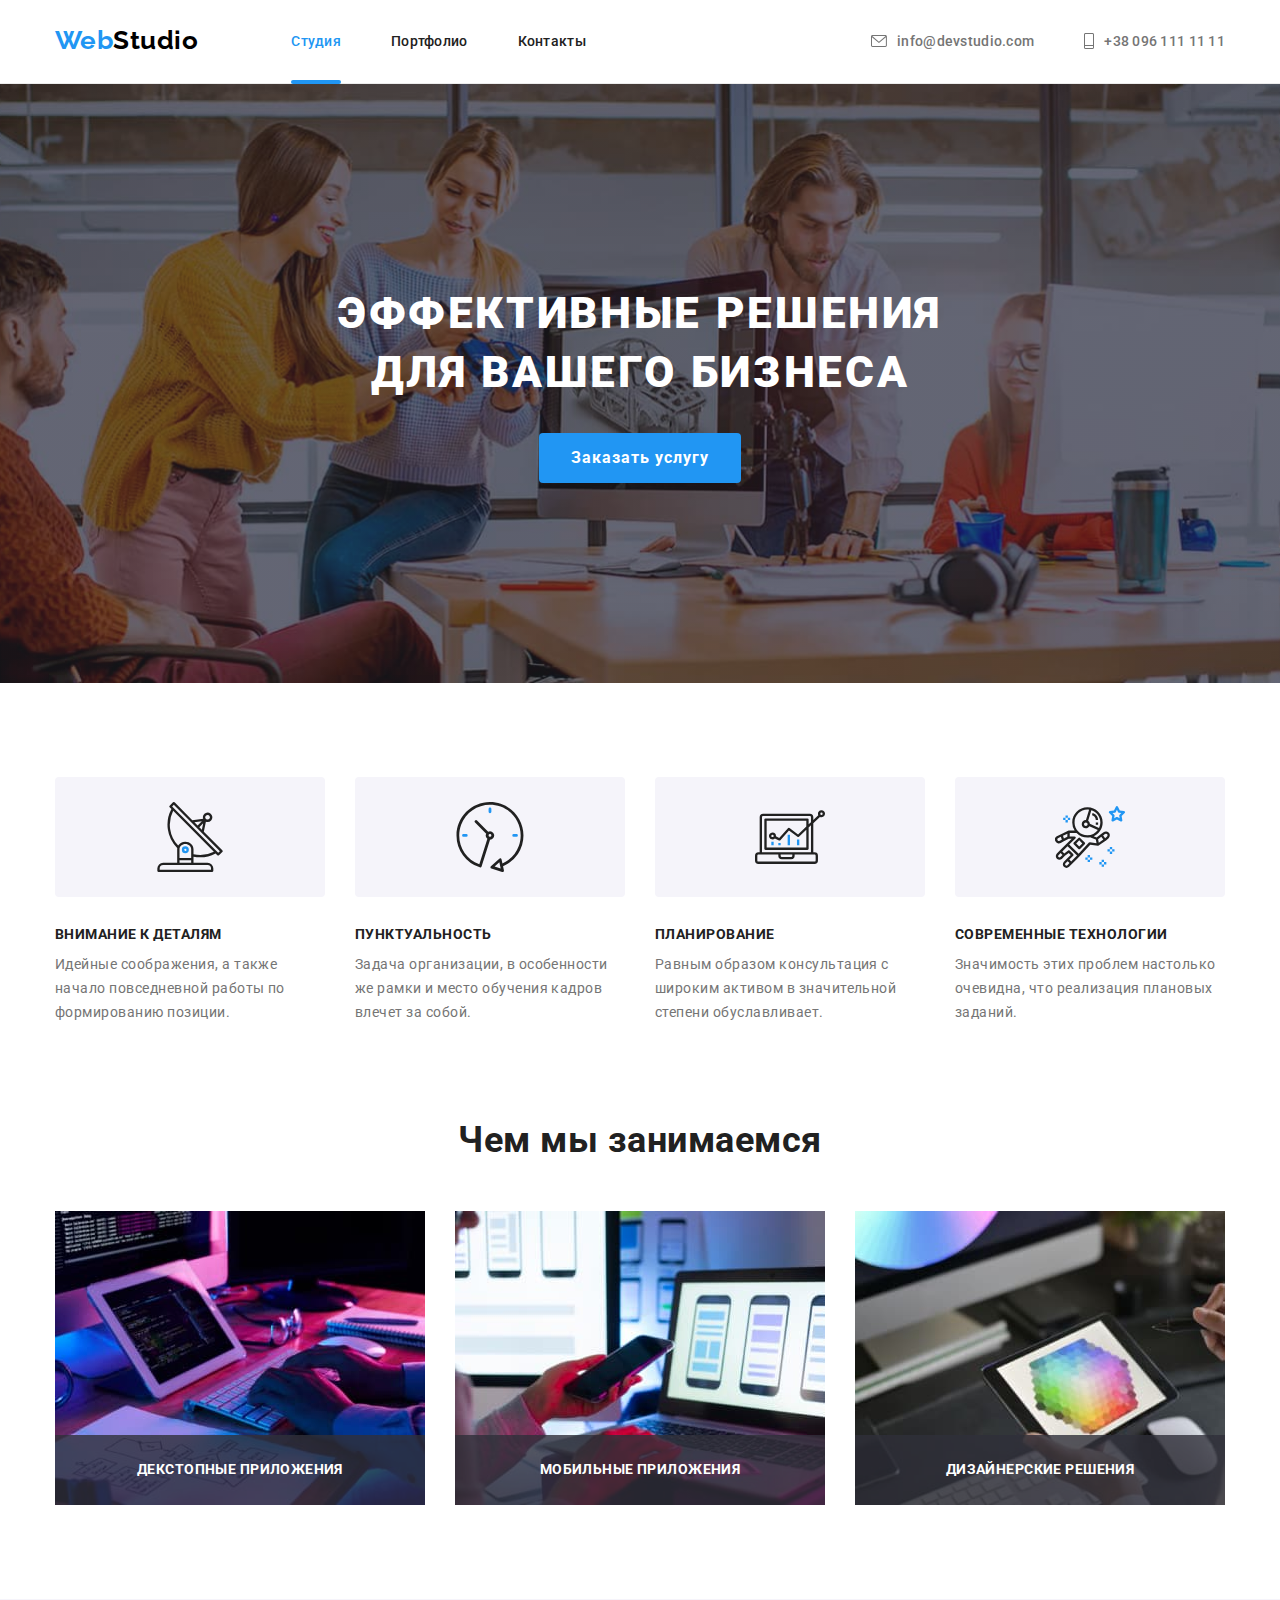
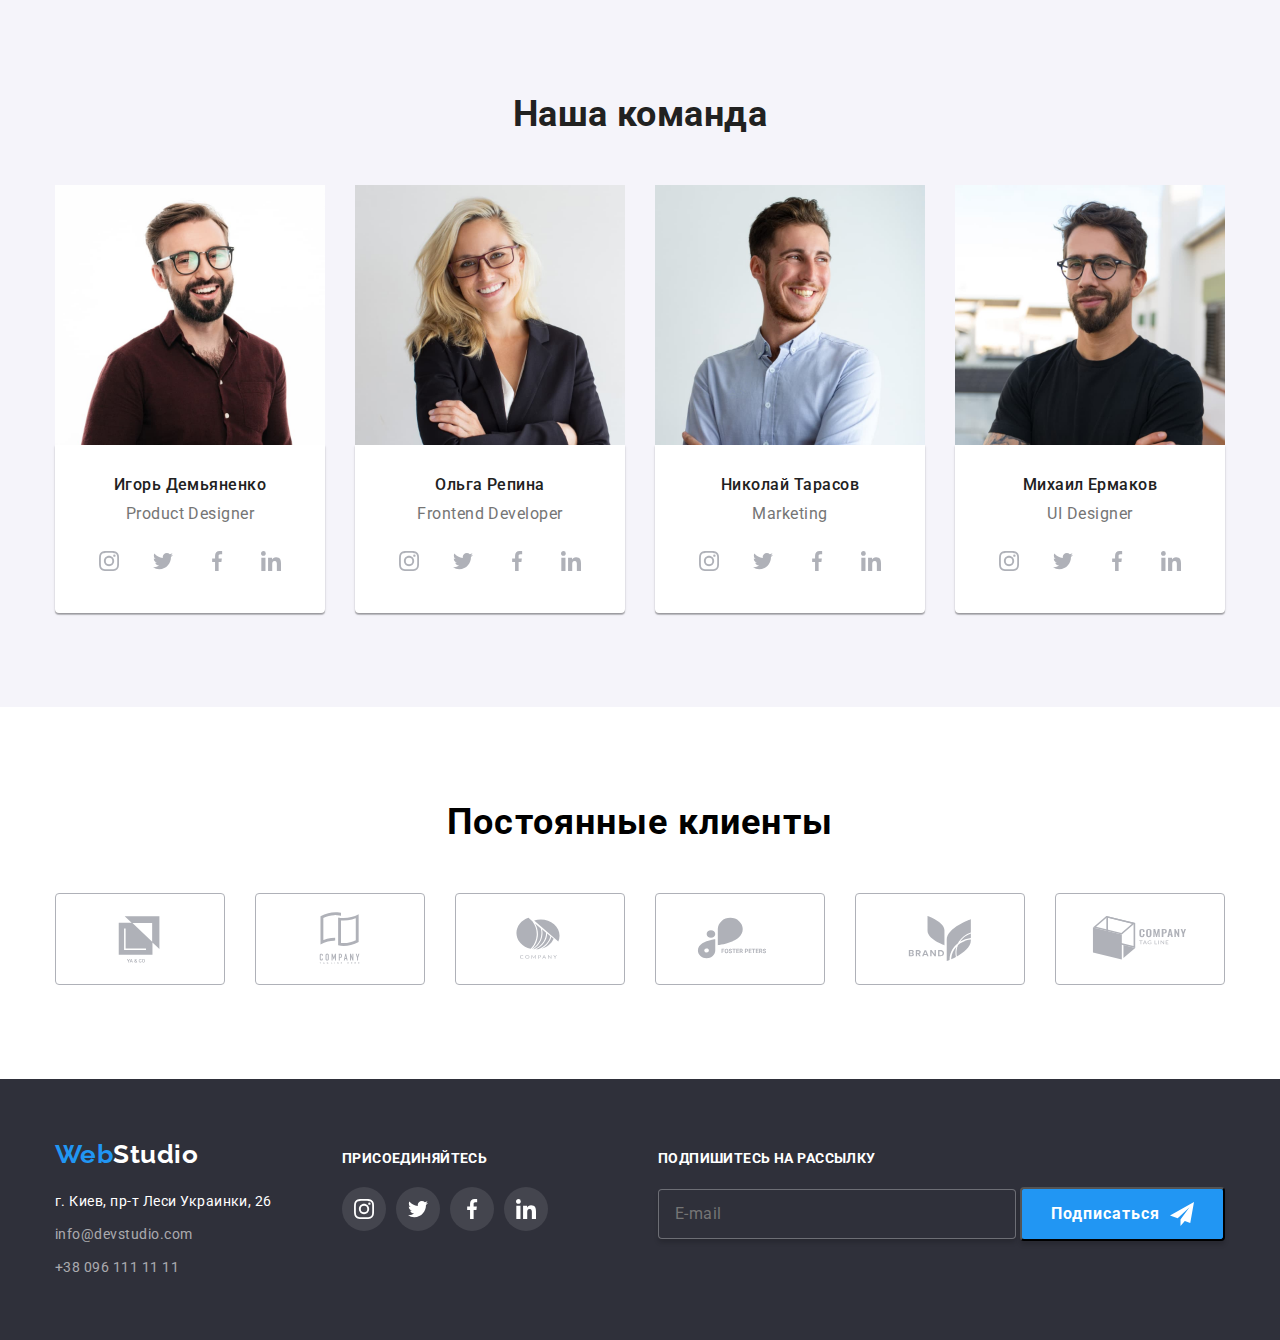
<file: index.html>
<!DOCTYPE html>
<html lang="ru">

<head>
    <meta charset="UTF-8">
    <meta http-equiv="X-UA-Compatible" content="IE=edge">
    <meta name="viewport" content="width=device-width, initial-scale=1.0">
    <title>Студия</title>
    <link rel="preconnect" href="https://fonts.googleapis.com">
    <link rel="preconnect" href="https://fonts.gstatic.com" crossorigin>
    <link
        href="https://fonts.googleapis.com/css2?family=Raleway:wght@700&family=Roboto:wght@400;500;700;900&display=swap"
        rel="stylesheet">
    <link rel="stylesheet"
        href="https://cdnjs.cloudflare.com/ajax/libs/modern-normalize/1.1.0/modern-normalize.min.css">
    <link rel="stylesheet" href="./css/styles.css">
</head>

<body>
    <!--Шапка сайта-->
    <header>
        <div class="container nav-main flex-block">
            <nav class="header-nav flex-block">
                <a class="header-logo link" href="index.html">Web<span class="header-logo-half">Studio</span></a>
                <ul class="header-list">
                    <li class="header-item"><a href="./index.html" class="header-link link accent current">Студия</a>
                    </li>
                    <li class="header-item"><a href="./portfolio.html" class="header-link link accent">Портфолио</a>
                    </li>
                    <li class="header-item"><a href="" class="header-link link accent">Контакты</a></li>
                </ul>
            </nav>

            <ul class="header-contacts flex-block">
                <li class="header-item">
                    <a href="mailto:info@devstudio.com" class="contact-mail link accent">
                        <svg class="icon-mail"> 
                            <use href="./images/icons.svg#icon-mail"></use> 
                        </svg> info@devstudio.com
                    </a>
                </li>
                <li class="header-item">
                    <a href="tel:+380961111111" class="contact-phone link accent">
                        <svg class="icon-phone">
                            <use href="./images/icons.svg#icon-phone"></use>
                        </svg>
                        +38 096 111 11 11
                    </a>
                </li>
            </ul>
        </div>
    </header>

    <main>

        <!--Герой-->
        <section class="hero">
            <div class="container">
                <h1 class="hero-title">Эффективные решения для вашего бизнеса</h1>
            </div>
            <button class="hero-btn button" type="button" data-modal-open>Заказать услугу</button>
            <div class="backdrop is-hidden" data-modal>
                <div class="modal">
                    <button class="close-btn close" type="button" data-modal-close>
                        <svg class="close-icon">
                            <use href="./images/icons.svg#icon-close" ></use>
                        </svg>
                    </button>
                    <form>
                        <p class="form-title">Оставьте свои данные, мы вам перезвоним</p>
                        
                        <label class="form-label">
                            <span class="form-item">Имя</span>
                            <input class="form-input" type="text" name=name />
                            <svg class="form-icon">
                                <use href="./images/icons.svg#icon-name"></use>
                            </svg>
                        </label>
                        
                        <label class="form-label">
                            <span class="form-item">Телефон</span>    
                            <input class="form-input" type="tel" name=tel />
                            <svg class="form-icon">
                                <use href="./images/icons.svg#icon-tel" ></use>
                            </svg>
                        </label>
                        
                        
                        <label class="form-label">
                            <span class="form-item">Почта</span>
                            <input class="form-input" type="email" name=mail />
                            <svg class="form-icon">
                                <use href="./images/icons.svg#icon-mail-black" ></use>
                            </svg>
                        </label>
                        
                        <label class="form-label">
                            <span class="form-item">Комментарий</span>
                            <textarea class="form-comment" name="feadback" id="feadback" rows="10" placeholder="Введите текст"></textarea>
                        </label>
                        
                        
                        <label class="form-label">
                            <input class="checkbox" type="checkbox" name="policy" />
                            <svg class="icon-check">
                                <use href="./images/icons.svg#icon-check"></use>
                            </svg>
                            <span class="checkbox-item">Соглашаюсь с рассылкой и принимаю
                            <a href="" class="link-agreement">Условия договора</a>
                            </span>
                        </label>

                        <button class="hero-btn button" type="submit">Отправить</button>
                    </form>
                </div>
            </div>
        </section>

                <!--Особенности-->
        <section class="section about-section">
            <div class="container">
                <h2 class="visually-hidden">Особенности</h2>
                <ul class="features-list">
                    <li class="features-item">
                        <div class="features-thumb">
                            <svg class="features-icon">
                                <use href="./images/icons.svg#icon-antenna" ></use>
                            </svg>
                        </div>
                        <h3 class="features-item-title">Внимание к деталям</h3>
                        <p class="features-text">Идейные соображения, а также начало повседневной работы по формированию
                            позиции.</p>
                    </li>
                    <li class="features-item">
                        <div class="features-thumb">
                            <svg class="features-icon">
                                <use href="./images/icons.svg#icon-clock"></use>
                            </svg>
                        </div>
                        <h3 class="features-item-title">Пунктуальность</h3>
                        <p class="features-text">Задача организации, в особенности же рамки и место обучения кадров
                            влечет
                            за собой.</p>
                    </li>
                    <li class="features-item">
                        <div class="features-thumb">
                            <svg class="features-icon">
                                <use href="./images/icons.svg#icon-diagram"></use>
                            </svg>
                        </div>
                        <h3 class="features-item-title">Планирование</h3>
                        <p class="features-text">Равным образом консультация с широким активом в значительной степени
                            обуславливает.</p>
                    </li>
                    <li class="features-item">
                        <div class="features-thumb">
                            <svg class="features-icon">
                                <use href="./images/icons.svg#icon-astronaut"></use>
                            </svg>
                        </div>
                        <h3 class="features-item-title">Современные технологии</h3>
                        <p class="features-text">Значимость этих проблем настолько очевидна, что реализация плановых
                            заданий.</p>
                    </li>
                </ul>
            </div>
        </section>

        <!--Чем мы занимаемся-->
        <section class="section">
            <div class="container">
                <h2 class="about-title">Чем мы занимаемся</h2>
                <ul class="about-list">
                    <li class="about-item">
                        <img src="./images/img1.jpg" alt="клавиатера, планшет, монитор" width="370">
                        <p class="imege-title">ДЕКСТОПНЫЕ ПРИЛОЖЕНИЯ</p>
                    </li>
                    <li class="about-item">
                        <img src="./images/img2.jpg" alt="телефон, ноутбук" width="370">
                        <p class="imege-title">МОБИЛЬНЫЕ ПРИЛОЖЕНИЯ</p>
                    </li>
                    <li class="about-item">
                        <img src="./images/img3.jpg" alt="палитра цветов на планшете" width="370">
                        <p class="imege-title">ДИЗАЙНЕРСКИЕ РЕШЕНИЯ</p>
                    </li>
                </ul>
            </div>
        </section>

        <!--Наша команда-->
        <section class="section team">
            <div class="container">
                <h2 class="team-title">Наша команда</h2>
                    <Ul class="team-list">
                        <li class="team-item">
                            <img src="./images/img4.jpg" alt="фото Игорь Демьяненко" width="270">
                            <div class="thumb">
                                <h3 class="team-name">Игорь Демьяненко</h3>
                                <p class="team-position">Product Designer</p>
                            <ul class="team-links">
                                <li class="team-links-item">
                                    <a href="" class="team-icons">
                                        <svg class="team-links-icon">
                                            <use href="./images/icons.svg#icon-instagram">
                                            </use>
                                        </svg>
                                    </a>
                                </li>
                                <li class="team-links-item">
                                    <a href="" class="team-icons">
                                        <svg class="team-links-icon">
                                            <use href="./images/icons.svg#icon-twitter">
                                            </use>
                                        </svg>
                                    </a>
                                </li>
                                <li class="team-links-item">
                                    <a href="" class="team-icons">
                                        <svg class="team-links-icon">
                                            <use href="./images/icons.svg#icon-facebook">
                                            </use>
                                        </svg>
                                    </a>
                                </li>
                                <li class="team-links-item">
                                    <a href="" class="team-icons">
                                        <svg class="team-links-icon">
                                            <use href="./images/icons.svg#icon-linkedin">
                                            </use>
                                        </svg>
                                    </a>
                                </li>
                            </ul>
                            </div>
                        </li>
                        <li class="team-item">
                            <img src="./images/img5.jpg" alt="фото Ольга Репина" width="270">
                            <div class="thumb">
                                <h3 class="team-name">Ольга Репина</h3>
                                <p class="team-position">Frontend Developer</p>
                            <ul class="team-links">
                                <li class="team-links-item">
                                    <a href="" class="team-icons">
                                        <svg class="team-links-icon">
                                            <use href="./images/icons.svg#icon-instagram">
                                            </use>
                                        </svg>
                                    </a>
                                </li>
                                <li class="team-links-item">
                                    <a href="" class="team-icons">
                                        <svg class="team-links-icon">
                                            <use href="./images/icons.svg#icon-twitter">
                                            </use>
                                        </svg>
                                    </a>
                                </li>
                                <li class="team-links-item">
                                    <a href="" class="team-icons">
                                        <svg class="team-links-icon">
                                            <use href="./images/icons.svg#icon-facebook">
                                            </use>
                                        </svg>
                                    </a>
                                </li>
                                <li class="team-links-item">
                                    <a href="" class="team-icons">
                                        <svg class="team-links-icon">
                                            <use href="./images/icons.svg#icon-linkedin">
                                            </use>
                                        </svg>
                                    </a>
                                </li>
                            </ul>
                            </div>
                        </li>
                        <li class="team-item">
                            <img src="./images/img6.jpg" alt="фото Николай Тарасов" width="270">
                            <div class="thumb">
                                <h3 class="team-name">Николай Тарасов</h3>
                                <p class="team-position">Marketing</p>
                            <ul class="team-links">
                                <li class="team-links-item">
                                    <a href="" class="team-icons">
                                        <svg class="team-links-icon">
                                            <use href="./images/icons.svg#icon-instagram">
                                            </use>
                                        </svg>
                                    </a>
                                </li>
                                <li class="team-links-item">
                                    <a href="" class="team-icons">
                                        <svg class="team-links-icon">
                                            <use href="./images/icons.svg#icon-twitter">
                                            </use>
                                        </svg>
                                    </a>
                                </li>
                                <li class="team-links-item">
                                    <a href="" class="team-icons">
                                        <svg class="team-links-icon">
                                            <use href="./images/icons.svg#icon-facebook">
                                            </use>
                                        </svg>
                                    </a>
                                </li>
                                <li class="team-links-item">
                                    <a href="" class="team-icons">
                                        <svg class="team-links-icon">
                                            <use href="./images/icons.svg#icon-linkedin">
                                            </use>
                                        </svg>
                                    </a>
                                </li>
                            </ul>
                            </div>
                        </li>
                        <li class="team-item">
                            <img src="./images/img7.jpg" alt="фото Михаил Ермаков" width="270">
                            <div class="thumb">
                                <h3 class="team-name">Михаил Ермаков</h3>
                                <p class="team-position">UI Designer</p>
                            <ul class="team-links">
                                <li class="team-links-item">
                                    <a href="" class="team-icons">
                                        <svg class="team-links-icon">
                                            <use href="./images/icons.svg#icon-instagram">                        </use>
                                        </svg>
                                    </a>
                                </li>
                                <li class="team-links-item">
                                    <a href="" class="team-icons">
                                        <svg class="team-links-icon">
                                            <use href="./images/icons.svg#icon-twitter">
                                            </use>
                                        </svg>
                                    </a>
                                </li>
                                <li class="team-links-item">
                                    <a href="" class="team-icons">
                                        <svg class="team-links-icon">
                                            <use href="./images/icons.svg#icon-facebook">
                                            </use>
                                        </svg>
                                    </a>
                                </li>
                                <li class="team-links-item">
                                    <a href="" class="team-icons">
                                        <svg class="team-links-icon">
                                            <use href="./images/icons.svg#icon-linkedin">                                        </use>
                                        </svg>
                                    </a>
                                </li>
                            </ul>
                            </div>
                        </li>
                    </Ul>
            </div>
        </section>

        <!--Наши клиенты-->
        <section class="section">
            <div class="container">
                <h2 class="clients-title">Постоянные клиенты</h2>
                <Ul class="clients-list">
                    <li class="clients-item">
                        <a href="" class="clients-logo">
                            <svg class="clients-icon">
                                <use href="./images/icons.svg#icon-client1"></use>
                            </svg>
                        </a>
                    </li>
                    <li class="clients-item">
                        <a href="" class="clients-logo">
                            <svg class="clients-icon">
                                <use href="./images/icons.svg#icon-client2"></use>
                            </svg>
                        </a>
                    </li>
                    <li class="clients-item">
                        <a href="" class="clients-logo">
                            <svg class="clients-icon">
                                <use href="./images/icons.svg#icon-client3"></use>
                            </svg>
                        </a>
                    </li>
                    <li class="clients-item">
                        <a href="" class="clients-logo">
                            <svg class="clients-icon">
                                <use href="./images/icons.svg#icon-client4"></use>
                            </svg>
                        </a>
                    </li>
                    <li class="clients-item">
                        <a href="" class="clients-logo">
                            <svg class="clients-icon">
                                <use href="./images/icons.svg#icon-client5"></use>
                            </svg>
                        </a>
                    </li>
                    <li class="clients-item">
                        <a href="" class="clients-logo">
                            <svg class="clients-icon">
                                <use href="./images/icons.svg#icon-client6"></use>
                            </svg>
                        </a>
                    </li>
                </Ul>
            </div>
        </section>
    </main>

    <!--Футер-->
    <footer class="footer">
        <div class="container aside">
            <div class="container-address">
            <a class="footer-logo link" href="index.html">Web<span class="footer-logo-half">Studio</span></a>
            <address class="footer-address">
                <ul class="footer-list list">
                    <li class="footer-item">
                        <a class="footer-address-text link accent" href="https://goo.gl/maps/qQojJzQmNNbWee9i7"
                            target="_blank" rel="noopener noreferrer">г. Киев, пр-т Леси Украинки, 26</a>
                    </li>
                    <li class="footer-item"><a class="footer-item-link link accent"
                            href="mailto:info@devstudio.com">info@devstudio.com</a></li>
                    <li class="footer-item"><a class="footer-item-link link accent" href="tel:+380961111111">+38 096 111
                            11
                            11</a></li>
                </ul>
            </address>
            </div>
            <div class="footer-links">
                <h2 class="footer-title">присоединяйтесь</h2>
                <ul class="footer-links-list">
                    <li class="footer-links-item">
                        <a href="" class="footer-icons">
                            <svg class="footer-links-icon">
                                <use href="./images/icons.svg#icon-instagram">                        </use>
                            </svg>
                        </a>
                    </li>
                    <li class="footer-links-item">
                        <a href="" class="footer-icons">
                            <svg class="footer-links-icon">
                                <use href="./images/icons.svg#icon-twitter">                        </use>
                            </svg>
                        </a>
                    </li>
                    <li class="footer-links-item">
                        <a href="" class="footer-icons">
                            <svg class="footer-links-icon">
                                <use href="./images/icons.svg#icon-facebook">                        </use>
                            </svg>
                        </a>
                    </li>
                    <li class="footer-links-item">
                        <a href="" class="footer-icons">
                            <svg class="footer-links-icon">
                                <use href="./images/icons.svg#icon-linkedin">                        </use>
                            </svg>
                        </a>
                    </li>
                </ul>
            </div>

            <form class="footer-form">
                <label class="footer-label">
                    <span class="form-label-text">Подпишитесь на рассылку</span>
                    <input
                    class="footer-form-input"
                    type="email"
                    name="email"
                    placeholder="E-mail"/>
                </label>
            <button class="button form-btn" type="submit">
                <span class="form-btn-text">Подписаться</span>
                <svg class="form-icon-send">
                    <use href="./images/icons.svg#icon-send"></use>
                </svg>
            </button>
            </form>
        </div>
    </footer>

    <script src="./js/modal.js"></script>
</body>

</html>
</file>
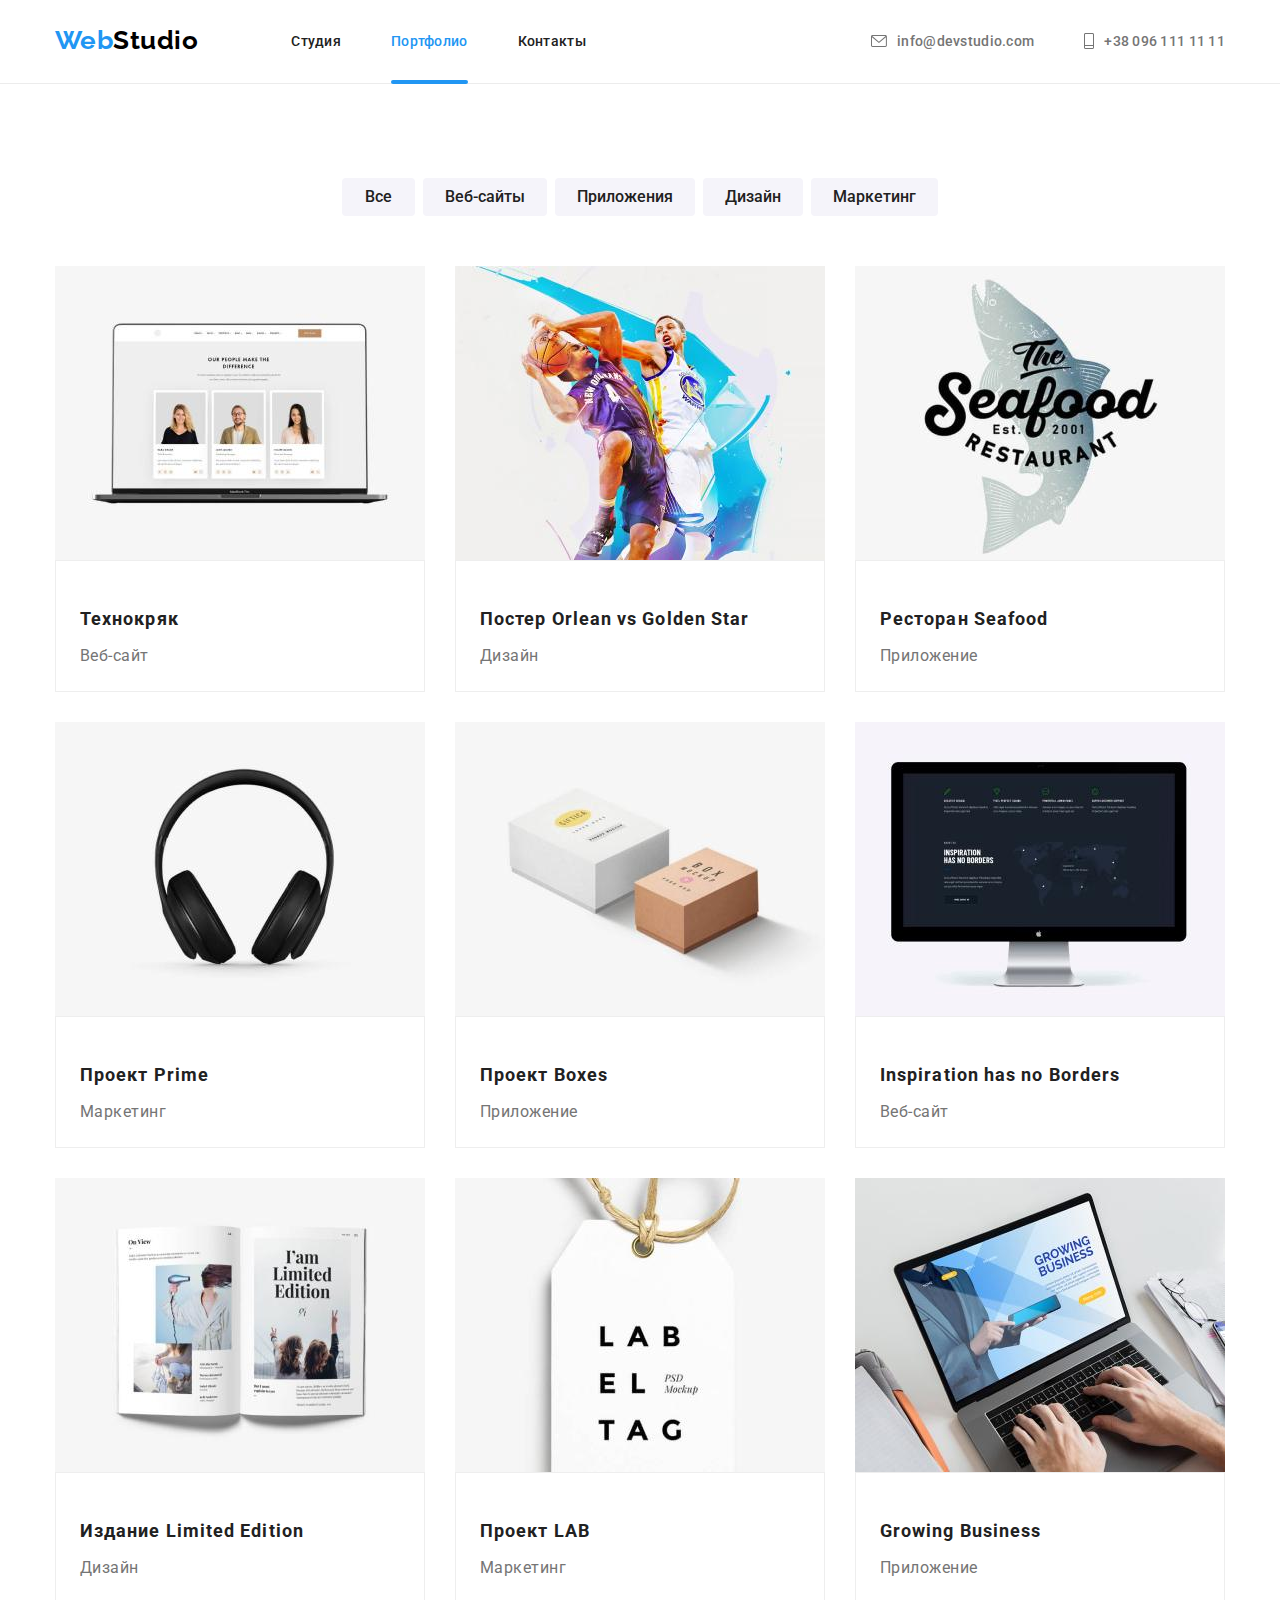
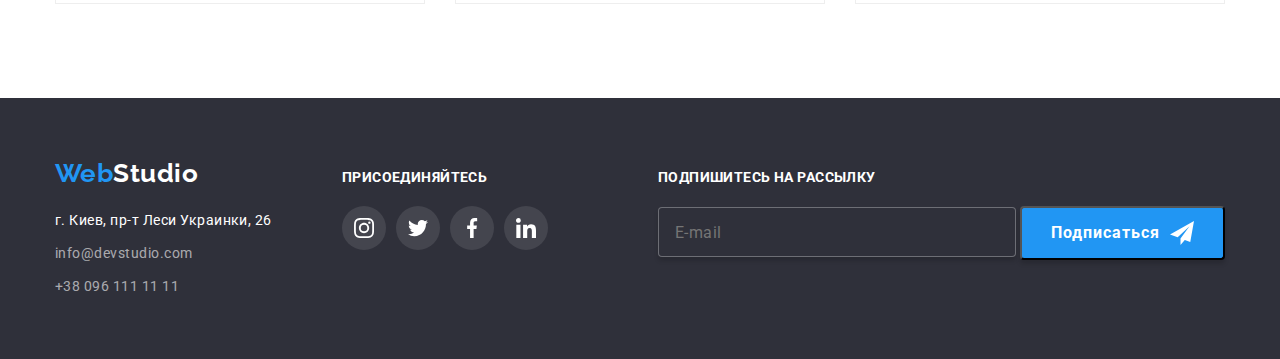
<file: portfolio.html>
<!DOCTYPE html>
<html lang="ru">

<head>
    <meta charset="UTF-8">
    <meta http-equiv="X-UA-Compatible" content="IE=edge">
    <meta name="viewport" content="width=device-width, initial-scale=1.0">
    <title>Портфолио</title>
    <link rel="preconnect" href="https://fonts.googleapis.com">
    <link rel="preconnect" href="https://fonts.gstatic.com" crossorigin>
    <link
        href="https://fonts.googleapis.com/css2?family=Raleway:wght@700&family=Roboto:wght@400;500;700;900&display=swap"
        rel="stylesheet">
        <link rel="stylesheet" href="https://cdnjs.cloudflare.com/ajax/libs/modern-normalize/1.1.0/modern-normalize.min.css">
    <link rel="stylesheet" href="./css/styles.css">
</head>

<body>
    <!--Шапка сайта-->
    <header>
        <div class="container flex-block">
            <nav class="flex-block">
                <a class="header-logo link" href="index.html">Web<span class="header-logo-half">Studio</span></a>
                <ul class="header-list">
                    <li class="header-item"><a href="./index.html" class="header-link link accent">Студия</a>
                    </li>
                    <li class="header-item"><a href="./portfolio.html" class="header-link link accent current">Портфолио</a>
                    </li>
                    <li class="header-item"><a href="" class="header-link link accent">Контакты</a></li>
                </ul>
            </nav>

            <ul class="header-contacts flex-block">
                <li class="header-item">
                    <a href="mailto:info@devstudio.com" class="contact-mail link accent">
                        <svg class="icon-mail"> 
                            <use href="./images/icons.svg#icon-mail"></use> 
                        </svg> info@devstudio.com
                    </a>
                </li>
                <li class="header-item">
                    <a href="tel:+380961111111" class="contact-phone link accent">
                        <svg class="icon-phone">
                            <use href="./images/icons.svg#icon-phone"></use>
                        </svg>
                        +38 096 111 11 11
                    </a>
                </li>
            </ul>
        </div>
    </header>

    <!--Проекты-->
    <section class="section">
        <div class="container">
            <h1 class="visually-hidden">Проекты</h1>
                <ul class="filters-list">
                    <li class="filter-item"><button class="filter-btn button" type="button">Все</button></li>
                    <li class="filter-item"><button class="filter-btn button" type="button">Веб-сайты</button></li>
                    <li class="filter-item"><button class="filter-btn button" type="button">Приложения</button></li>
                    <li class="filter-item"><button class="filter-btn button" type="button">Дизайн</button></li>
                    <li class="filter-item"><button class="filter-btn button" type="button">Маркетинг</button></li>
                </ul>

                <ul class="project-list">
                    <li class="project-item">
                        <article class="card">
                            <a href="" class="image link">
                                <div class="card-thumb">
                                    <img src="./images/project-1.jpg" alt="ноутбук с карточками на экране" width="370" height="294">
                                    <p class="card-description">Технокряк это современная площадка распространения коронавируса. Компании используют эту платформу для цифрового шпионажа и атак на защищённые сервера конкурентов.</p>
                                </div>
                                <div class="card-content">
                                    <h2 class="project-title">Технокряк</h2>
                                    <p class="project-text">Веб-сайт</p>
                                </div>
                            </a>
                        </article>
                    </li>
                    <li class="project-item">
                        <article class="card">
                            <a href="" class="image link">
                                <div class="card-thumb">
                                    <img src="./images/project-2.jpg" alt="баскетболисты борятся за мяч" width="370" height="294">
                                    <p class="card-description">Технокряк это современная площадка распространения коронавируса. Компании используют эту платформу для цифрового шпионажа и атак на защищённые сервера конкурентов.</p>
                                </div>
                                <div class="card-content">
                                    <h2 class="project-title">Постер <span lang="en"> Orlean vs Golden Star </span> </h2>
                                    <p class="project-text">Дизайн</p>
                                </div>
                            </a>
                        </article>
                    </li>
                    <li class="project-item">
                        <article class="card">
                            <a href="" class="image link">
                                <div class="card-thumb">
                                    <img src="./images/project-3.jpg" alt="рыба и название ресторана Seafood" width="370"
                                    height="294">
                                    <p class="card-description">Технокряк это современная площадка распространения коронавируса. Компании используют эту платформу для цифрового шпионажа и атак на защищённые сервера конкурентов.</p>
                                </div>
                                <div class="card-content">    
                                    <h2 class="project-title">Ресторан <span lang="en"> Seafood</span></h2>
                                    <p class="project-text">Приложение</p>                          
                                </div>
                            </a>
                            </article>
                    </li>
                    <li class="project-item">
                        <article class="card">
                            <a href="" class="image link">
                                <div class="card-thumb">
                                    <img src="./images/project-4.jpg" alt="наушники" width="370" height="294">
                                    <p class="card-description">Технокряк это современная площадка распространения коронавируса. Компании используют эту платформу для цифрового шпионажа и атак на защищённые сервера конкурентов.</p>
                                </div>
                                <div class="card-content">
                                    <h2 class="project-title">Проект <span lang="en"> Prime </span> </h2>
                                    <p class="project-text">Маркетинг</p>
                                </div>
                            </a>
                        </article>
                    </li>
                    <li class="project-item">
                        <article class="card">
                            <a href="" class="image link">
                                <div class="card-thumb">
                                    <img src="./images/project-5.jpg" alt="белая и коричневая коробки" width="370" height="294">
                                    <p class="card-description">Технокряк это современная площадка распространения коронавируса. Компании используют эту платформу для цифрового шпионажа и атак на защищённые сервера конкурентов.</p>    
                                </div>
                                <div class="card-content">
                                    <h2 class="project-title">Проект <span lang="en"> Boxes </span></h2>
                                    <p class="project-text">Приложение</p>   
                                </div>
                            </a>
                        </article>
                    </li>
                    <li class="project-item">
                        <article class="card">
                            <a href="" class="image link">
                                <div class="card-thumb">
                                    <img src="./images/project-6.jpg" alt="веб-сайт на экране монитора" width="370" height="294">
                                    <p class="card-description">Технокряк это современная площадка распространения коронавируса. Компании используют эту платформу для цифрового шпионажа и атак на защищённые сервера конкурентов.</p>
                                </div>
                                <div class="card-content">
                                    <h2 class="project-title"> <span lang="en"> Inspiration has no Borders </span></h2>
                                    <p class="project-text">Веб-сайт</p>
                                </div>
                            </a>
                        </article>
                    </li>
                    <li class="project-item">
                        <article class="card">
                            <a href="" class="image link">
                                <div class="card-thumb">
                                    <img src="./images/project-7.jpg" alt="раскрытый журнал" width="370" height="294">
                                    <p class="card-description">Технокряк это современная площадка распространения коронавируса. Компании используют эту платформу для цифрового шпионажа и атак на защищённые сервера конкурентов.</p>
                                </div>
                                <div class="card-content">
                                    <h2 class="project-title">Издание <span lang="en"> Limited Edition</span></h2>
                                    <p class="project-text">Дизайн</p>
                                </div>
                            </a>
                        </article>
                    </li>
                    <li class="project-item">
                        <article class="card">
                            <a href="" class="image link">
                                <div class="card-thumb">
                                    <img src="./images/project-8.jpg" alt="бирка с надписью Lab El Tag" width="370" height="294">
                                    <p class="card-description">Технокряк это современная площадка распространения коронавируса. Компании используют эту платформу для цифрового шпионажа и атак на защищённые сервера конкурентов.</p>
                                </div>
                                <div class="card-content">
                                    <h2 class="project-title">Проект <span lang="en"> LAB </span></h2>
                                    <p class="project-text">Маркетинг</p>
                                </div>
                            </a>
                        </article>
                    </li>
                    <li class="project-item">
                        <article class="card">
                            <a href="" class="image link">
                                <div class="card-thumb">
                                    <img src="./images/project-9.jpg" alt="надпись Growing Business на экране ноутбука" width="370"
                                    height="294">
                                    <p class="card-description">Технокряк это современная площадка распространения коронавируса. Компании используют эту платформу для цифрового шпионажа и атак на защищённые сервера конкурентов.</p>
                                </div>
                                <div class="card-content">
                                    <h2 class="project-title"><span lang="en"> Growing Business </span></h2>
                                    <p class="project-text">Приложение</p>                         
                                </div>
                            </a>
                            </article>
                    </li>
                </ul>
        </div>
    </section>

    <!--Футер-->
        <!--Футер-->
    <footer class="footer">
        <div class="container aside">
            <div class="container-address">
            <a class="footer-logo link" href="index.html">Web<span class="footer-logo-half">Studio</span></a>
            <address class="footer-address">
                <ul class="footer-list list">
                    <li class="footer-item">
                        <a class="footer-address-text link accent" href="https://goo.gl/maps/qQojJzQmNNbWee9i7"
                            target="_blank" rel="noopener noreferrer">г. Киев, пр-т Леси Украинки, 26</a>
                    </li>
                    <li class="footer-item"><a class="footer-item-link link accent"
                            href="mailto:info@devstudio.com">info@devstudio.com</a></li>
                    <li class="footer-item"><a class="footer-item-link link accent" href="tel:+380961111111">+38 096 111
                            11
                            11</a></li>
                </ul>
            </address>
            </div>
            <div class="footer-links">
                <h2 class="footer-title">присоединяйтесь</h2>
                <ul class="footer-links-list">
                    <li class="footer-links-item">
                        <a href="" class="footer-icons">
                            <svg class="footer-links-icon">
                                <use href="./images/icons.svg#icon-instagram">                        </use>
                            </svg>
                        </a>
                    </li>
                    <li class="footer-links-item">
                        <a href="" class="footer-icons">
                            <svg class="footer-links-icon">
                                <use href="./images/icons.svg#icon-twitter">                        </use>
                            </svg>
                        </a>
                    </li>
                    <li class="footer-links-item">
                        <a href="" class="footer-icons">
                            <svg class="footer-links-icon">
                                <use href="./images/icons.svg#icon-facebook">                        </use>
                            </svg>
                        </a>
                    </li>
                    <li class="footer-links-item">
                        <a href="" class="footer-icons">
                            <svg class="footer-links-icon">
                                <use href="./images/icons.svg#icon-linkedin">                        </use>
                            </svg>
                        </a>
                    </li>
                </ul>
            </div>

            <form class="footer-form">
                <label class="footer-label">
                    <span class="form-label-text">Подпишитесь на рассылку</span>
                    <input
                    class="footer-form-input"
                    type="email"
                    name="email"
                    placeholder="E-mail"/>
                </label>
            <button class="button form-btn" type="submit">
                <span class="form-btn-text">Подписаться</span>
                <svg class="form-icon-send">
                    <use href="./images/icons.svg#icon-send"></use>
                </svg>
            </button>
            </form>
        </div>
    </footer>

</body>

</html>
</file>
<file: css/styles.css>
:root {
  --current-text-color: #757575;
  --current-title-color: #212121;
  --current-white-color: #ffffff;
  --current-black-color: #000000;
  --accent-color: #2196f3;
  --hero-btn-accent-color: #188ce8;
  --first-bg-color: #2f303a;
  --second-bg-color: #f5f4fa;
  --current-icon-color: #afb1b8;
  --footer-link-color: rgba(255, 255, 255, 0.6);
  --card-set-gap: 30px;
}

body {
  font-family: Roboto, sans-serif;
  letter-spacing: 0.03em;
  color: var(--current-text-color);
  background-color: var(--current-white-color);
}

h1,
h2,
h3,
p {
  margin: 0px;
}

img {
  display: block;
  max-width: 100%;
  height: auto;
}

ul {
  padding: 0px;
  margin: 0px;
  list-style-type: none;
}

.link {
  text-decoration: none;
  color: var(--current-text-color);
}

.container {
  width: 1200px;
  padding-left: 15px;
  padding-right: 15px;
  margin: 0 auto;
}

.visually-hidden {
  position: absolute;
  white-space: nowrap;
  width: 1px;
  height: 1px;
  overflow: hidden;
  border: 0;
  padding: 0;
  clip: rect(0 0 0 0);
  clip-path: inset(50%);
  margin: -1px;
}

.section {
  padding: 94px 0px;
}


/*------------------------------header-------------------------------*/
header {
  border-bottom: 1px solid #ececec;
}

.nav-main {
  background-color: var(--current-white-color);
}

.flex-block {
  display: flex;
  align-items: center;
}

.header-logo {
  padding-top: 24px;
  padding-bottom: 25px;
  
  font-family: Raleway;
  font-weight: 700;
  font-size: 26px;
  line-height: 1.19;
  color: var(--accent-color);
}

.header-logo-half {
  color: var(--current-black-color);
}

.header-list {
  display: flex;
  margin-left: 93px;
}

.header-link {
  display: flex;
  align-items: center;
  padding-top: 32px;
  padding-bottom: 32px;

  font-weight: 500;
  font-size: 14px;
  line-height: 1.33;
  letter-spacing: 0.02em;
  color: var(--current-title-color);

  transition-property: color;
  transition-duration: 250ms;
  transition-timing-function: cubic-bezier(0.4, 0, 0.2, 1);
}

.accent:hover,
.accent:focus {
  color: var(--accent-color);
}

.current::after {
  content: "";
  width: 100%;
  height: 4px;
  border-radius: 2px;
  background-color: var(--accent-color);
  position: absolute;
  left: 0;
  bottom: -1px;
  
}

.current {
  color: var(--accent-color);
}

.header-list .header-item + .header-item {
  margin-left: 50px;
}

.header-contacts {
  margin-left: auto;
}

.header-item {
  position: relative;

  font-weight: 500;
  font-size: 14px;
  line-height: 1.33;
  letter-spacing: 0.02em;
}

.header-contacts .header-item:not(:last-child) {
  margin-right: 50px;
}

.contact-mail,
.contact-phone {
  display: flex;
  align-items: center;
  padding-top: 32px;
  padding-bottom: 32px;

  transition-property: color;
  transition-duration: 250ms;
  transition-timing-function: cubic-bezier(0.4, 0, 0.2, 1);
}

.icon-mail {
  width: 16px;
  height: 12px;
}

.icon-phone {
  width: 10px;
  height: 16px;
}

.icon-mail,
.icon-phone {
  margin-right: 10px;
  fill: currentColor;
}


/*-----------------------------hero-------------------*/
.hero {
  max-width: 1600px;
  padding-top: 200px;
  padding-bottom: 200px;
  margin-left: auto;
  margin-right: auto;

  background-color: var(--first-bg-color);
  background-image: linear-gradient(to right,
    rgba(47, 48, 58, 0.4),
    rgba(47, 48, 58, 0.4)),
  url(../images/img-hero.jpg);
  background-repeat: no-repeat;
  background-position: center;
  background-size: cover;
}

.hero-title {
  width: 696px;
  margin-left: auto;
  margin-right: auto;
  margin-bottom: 30px;
  padding: 0px;

  font-weight: 900;
  font-size: 44px;
  line-height: 1.36;
  text-align: center;
  letter-spacing: 0.06em;
  text-transform: uppercase;
  color: var(--current-white-color);
}

.hero-btn {
  display: flex;
  align-items: center;
  justify-content: center;
  padding: 10px 32px;
  margin-left: auto;
  margin-right: auto;
  min-width: 200px;

  font-weight: 700;
  font-size: 16px;
  line-height: 1.87;
  display: flex;
  align-items: center;
  text-align: center;
  letter-spacing: 0.06em;
  color: var(--current-white-color);
  background-color: var(--accent-color);
  border-radius: 4px;
  border: transparent;

  transition-property: color,
  background-color,
  box-shadow;
  transition-duration: 250ms;
  transition-timing-function: cubic-bezier(0.4, 0, 0.2, 1);
}

.backdrop {
  position: fixed;
  top: 0;
  left: 0;
  width: 100%;
  height: 100%;

  background-color: rgba(0, 0, 0, 0.2);
  
  opacity: 1;
  z-index: 1  ;

  transition: opacity 250ms cubic-bezier(0.4, 0, 0.2, 1);
}

.backdrop.is-hidden {
  visibility: hidden;
  pointer-events: none;
}

.backdrop.is-hidden .modal{
transform: translate(-50%, -50%) scale(0.9);
}

.modal {
  position: absolute;
  top: 50%;
  left: 50%;
  
  min-width: 528px;
  min-height: 581px;
  padding: 40px;

  box-shadow: 0px 1px 3px rgba(0, 0, 0, 0.12),
  0px 1px 1px rgba(0, 0, 0, 0.14),
  0px 2px 1px rgba(0, 0, 0, 0.2);
  border-radius: 4px;

  transform: translate(-50%, -50%) scale(1);
  background-color: var(--current-white-color);
  transition: 250ms cubic-bezier(0.4, 0, 0.2, 1);
}

.button:hover,
.button:focus {
  cursor: pointer;
  color: var(--current-white-color);
  background-color: var(--accent-color);
  box-shadow: 0px 3px 1px rgba(0, 0, 0, 0.1),
  0px 1px 2px rgba(0, 0, 0, 0.08),
  0px 2px 2px rgba(0, 0, 0, 0.12);
}


.close-btn {
  position: absolute;
  top: 8px;
  right: 8px;
  display: flex;
  align-items: center;
  justify-content: center;
  width: 30px;
  height: 30px;
  padding: 0;
  border-radius: 50%;
  border: 1px solid rgba(0, 0, 0, 0.1);

  background-color: var(--current-white-color);

  transition-property: color,
  box-shadow;
  transition-duration: 250ms;
  transition-timing-function: cubic-bezier(0.4, 0, 0.2, 1);
}

.close-icon {
  height: 18px;
  width: 18px;
  fill: currentColor;
}

.close:hover,
.close:focus {
  cursor: pointer;
  color: var(--accent-color);
}

.form-title {
  margin-bottom: 12px;

  font-weight: 700;
  font-size: 20px;
  line-height: 1.15;
  align-items: center;
  letter-spacing: 0.03em;
  color: var(--current-black-color);
}

.form-label {
  position: relative;
  display: block;
  text-align: left;
  margin-bottom: 20px;
}

.form-label:last-of-type {
  display: flex;
  align-items: center;
  justify-content: center;
  margin-bottom: 30px;
  text-align: center;
}

.form-label:last-of-type:focus-within {
  outline: 1px solid var(--accent-color);
}

.form-item {
  display: block;
  margin-bottom: 4px;
  font-size: 12px;
  line-height: 1.16;
  letter-spacing: 0.01em;

color: var(--current-text-color);
}

.checkbox-item {
  font-size: 14px;
  line-height: 1.71;
  letter-spacing: 0.03em;

  color: var(--current-text-color);
}

.form-input,
.form-comment {
  display: block;
  padding-left: 40px;
  width: 100%;
  height: 40px;
  margin: 0;
 

  border: 1px solid rgba(33, 33, 33, 0.2);
  border-radius: 4px;

  transition-property: border;
  transition-duration: var(--duration);
  transition-timing-function: var(--function);
}

.form-input:focus-visible,
.form-input:focus,
.form-comment:focus-visible,
.form-comment:focus {
  border: 1px solid var(--accent-color);
  outline: -webkit-focus-ring-color auto 0px;
}

.form-comment {
  display: block;
  height: 120px;
  width: 100%;
  margin: 0;
  padding: 12px 16px;

  border-color: rgba(33, 33, 33, 0.2);
  border-radius: 4px;
}

.form-icon {
  position: absolute;
  bottom: 11px;
  left: 12px;

  width: 18px;
  height: 18px;
  fill: var(--current-black-color);
  transition-property: fill;
  transition-duration: 250ms;
  transition-timing-function: cubic-bezier(0.4, 0, 0.2, 1);
}

.icon-check {
  margin-right: 7px;
  width: 16px;
  height: 15px;

  border: 2px solid var(--current-black-color);
  border-radius: 4px;
  fill: var(--current-white-color);

  transition-property: fill,
  border;
  transition-duration: 250ms;
  transition-timing-function: cubic-bezier(0.4, 0, 0.2, 1);
}

.link-agreement {
  color: var(--accent-color);
}

.checkbox {
  position: absolute;
  bottom: 0;
  left: 0;
  width: 1px;
  height: 1px;
  margin: -1px;
  border: 0;
  padding: 0;
  clip: rect(0 0 0 0);
  overflow: hidden;
}

.checkbox:checked + .icon-check {
background-color: var(--accent-color);
border-color: var(--accent-color);
}
.form-input:focus-visible+.form-icon,
.form-input:focus+.form-icon {
  fill: var(--accent-color);
}

/*------------------------------features-----------------------*/
.features-list {
  display: flex;
}

.features-item {
  width: 270px;
}

.features-item+.features-item {
  margin-left: 30px;
}

.features-item-title {
  margin-bottom: 10px;
  padding: 0px;
  margin-top: 30px;
  font-weight: 700;
  font-size: 14px;
  line-height: 1.14;
  text-transform: uppercase;
  color: var(--current-title-color);
}

.features-text {
  padding: 0px;
  font-size: 14px;
  line-height: 1.71;
  color: var(--current-text-color);
}

.features-thumb {
  display: flex;
  width: 100%;
  min-height: 120px;
  justify-content: center;

  margin-bottom: 30px;

  align-items: center;

  border-radius: 4px;
  background-color: var(--second-bg-color);
}

.features-icon {
  width: 70px;
  height: 70px;
}
/*------------------------------about-----------------------*/
.about-section {
  padding-bottom: 0px;
}

.about-list {
  display: flex;
  margin-left: -30px;
  margin-top: 50px;
}

.about-item {
  position: relative;

  margin-left: 30px;
  margin-bottom: 0px;
}

.imege-title {
  position: absolute;
  left: 0;
  bottom: 0;

  display: flex;
  align-items: center;
  justify-content: center;
  width: 100%;
  height: 70px;

  font-weight: 700;
  font-size: 14px;
  line-height: 1.14;
  text-align: center;
  vertical-align: top;
  letter-spacing: 0.03em;

  color: var(--current-white-color);
  background-color: rgba(47, 48, 58, 0.8)
  
}

.about-title {
  margin: 0px;
  padding: 0px;
  font-weight: 700;
  font-size: 36px;
  line-height: 1.17;
  text-align: center;
  color: var(--current-title-color);
}

/*------------------------------team-----------------------*/
.team {
  background-color: var(--second-bg-color);
}

.thumb {
  padding-top: 30px;
  padding-bottom: 30px;
  background-color: var(--current-white-color);
  box-shadow: 0px 1px 3px rgba(0, 0, 0, 0.12), 0px 1px 1px rgba(0, 0, 0, 0.14),
    0px 2px 1px rgba(0, 0, 0, 0.2);
  border-radius: 0px 0px 4px 4px;
}

.team-title {
  margin-bottom: 50px;
  padding: 0px;
  font-weight: 700;
  font-size: 36px;
  line-height: 1.17;
  text-align: center;
  color: var(--current-title-color);
}

.team-list {
  display: flex;
  margin-left: auto;
  margin-right: auto;
}

.team-list .team-item:not(:first-child) {
  margin-left: 30px;
}

.team-name {
  font-weight: 500;
  font-size: 16px;
  line-height: 1.19;
  text-align: center;
  color: var(--current-title-color);
}

.team-position {
  margin-top: 10px;
  font-size: 16px;
  line-height: 1.19;
  text-align: center;
  color: var(--current-text-color);
}

.team-links {
  display: flex;
  margin-top: 16px;
  align-items: center;
  justify-content: center;
}


.team-links-item + .team-links-item {
  margin-left: 10px;
}

.team-icons {
  display: flex;
  align-items: center;
  justify-content: center;
  height: 44px;
  width: 44px;
  border-radius: 50%;
  color: var(--current-icon-color);

  transition-property: background-color, color;
  transition-duration: 250ms;
  transition-timing-function: cubic-bezier(0.4, 0, 0.2, 1);
}

.team-links-icon {
  width: 20px;
  height: 20px;
  fill: currentColor;
}

.team-icons:hover,
.team-icons:focus {
  background-color: var(--accent-color);
  color: var(--current-white-color);
}

/*------------------------------clients-----------------------*/
.clients-list {
  display: flex;
  margin-top: 50px;
}

.clients-title {
  font-weight: 700;
  font-size: 36px;
  line-height: 42px;
  text-align: center;
  letter-spacing: 0.03em;
  color: var(--current-black-color);
}

.clients-logo {
  display: flex;
  width: 170px;
  height: 92px;
  justify-content: center;
  align-items: center;
  color: var(--current-icon-color);

  border: 1px solid var(--current-icon-color);
  border-radius: 4px;

  transition-property: border, color;
  transition-duration: 250ms;
  transition-timing-function: cubic-bezier(0.4, 0, 0.2, 1);
}


.clients-icon {
  width: 106px;
  height: 60px;
  fill: currentColor;
}

.clients-logo:hover,
.clients-logo:focus {
  color: var(--accent-color);
  border: 1px solid var(--accent-color);
}

.clients-item + .clients-item {
  margin-left: 30px;
}

/*------------------------------projects-----------------------*/
.filters-list {
  display: flex;
  justify-content: center;
  margin-bottom: 50px;
  align-items: center;
  text-align: left;
}

.filters-list .filter-item:not(:last-child) {
  margin-right: 8px;
}

.project-list {
  display: flex;
  flex-wrap: wrap;
  align-items: center;
  margin-left: calc(-1 * var(--card-set-gap));
  margin-top: calc(-1 * var(--card-set-gap));
}

.filter-btn {
  font-family: inherit;
  font-style: inherit;
  font-weight: 500;
  font-size: 16px;
  line-height: 1.62;
  text-align: center;
  color: var(--current-title-color);
  background-color: var(--second-bg-color);

  border: 0;
  border-radius: 4px;
  min-width: 73px;
  height: 38px;
  padding: 6px 22px;

  transition-property: color,
  background-color,
  box-shadow;
  transition-duration: 250ms;
  transition-timing-function: cubic-bezier(0.4, 0, 0.2, 1);
}

.card-thumb {
  display: flex;
  position: relative;
  width: 370px;
  height: 294px;

  overflow: hidden;
}

.project-item {
  flex-basis: calc(100% / 3 - var(--card-set-gap));
  margin-left: var(--card-set-gap);
  margin-top: var(--card-set-gap);
  cursor: pointer;
}

.card-description {
  position: absolute;

  display: flex;
  align-items: center;
  justify-content: center;
  padding: 63px 24px; 

  width: 100%;
  height: 100%;

  font-size: 18px;
  line-height: 1.33;
  letter-spacing: 0.03em;
  text-align: left;

  opacity: 0;
  background-color: rgba(33, 150, 243, 0.9);
  color: var(--current-white-color);

  transform: translateY(100%);

  transition-property: transform, opacity;
  transition-duration: 250ms;
  transition-timing-function: cubic-bezier(0.4, 0, 0.2, 1);
}

.image:hover .card-description,
.image:focus .card-description {
  transform: translateY(0);
  opacity: 1;
}

.image{
  display: block;

  transition-property: box-shadow;
  transition-duration: 250ms;
  transition-timing-function: cubic-bezier(0.4, 0, 0.2, 1);
}

.image:hover,
.image:focus {
  box-shadow: 0px 1px 1px rgba(0, 0, 0, 0.12),
  0px 4px 4px rgba(0, 0, 0, 0.06),
  1px 4px 6px rgba(0, 0, 0, 0.16);
}

.card-content {
  padding-right: 24px;
  padding-left: 24px;
  padding-top: 20px;
  padding-bottom: 20px;
  border: 1px solid #eeeeee;
  box-sizing: border-box;
}

.project-title {
  padding-top: 20px;
  padding-bottom: 4px;
  font-weight: 700;
  font-size: 18px;
  line-height: 2;
  letter-spacing: 0.06em;
  color: var(--current-title-color);
}

.project-text {
  font-size: 16px;
  line-height: 1.88;
  color: var(--current-text-color);
}

/*------------------------------footer-----------------------*/

.footer {
  max-width: 1600px;
  margin: auto;
  padding-top: 60px;
  padding-bottom: 60px;
  background-color: var(--first-bg-color);
}

.aside {
  display: flex;
  align-items: baseline;
}

.footer-logo {
  font-family: Raleway;
  font-weight: 700;
  font-size: 26px;
  line-height: 1.19;
  color: var(--accent-color);
}

.footer-address {
  margin-top: 20px;
  font-style: normal;
}

.footer-logo-half {
  color: var(--current-white-color);
}

.footer-address-text {
  font-size: 14px;
  line-height: 1.71;
  color: var(--current-white-color);

  transition-property: color;
  transition-duration: 250ms;
  transition-timing-function: cubic-bezier(0.4, 0, 0.2, 1);
}

.footer-item-link {
  font-size: 14px;
  line-height: 1.71;
  color: var(--footer-link-color);

  transition-property: color;
  transition-duration: 250ms;
  transition-timing-function: cubic-bezier(0.4, 0, 0.2, 1);
}

.footer-item:not(:last-child) {
  margin-bottom: 9px;
}

.footer-title {
  font-weight: 700;
  font-size: 14px;
  line-height: 1.14;
  letter-spacing: 0.03em;
  text-transform: uppercase;
  color: var(--current-white-color);
}

.container-address {
  margin-right: 70px;
}

.footer-links-list {
  display: flex;
  margin-top: 20px;
}

.footer-links {
  margin-right: auto;
}

.footer-icons {
  display: flex;
  width: 44px;
  height: 44px;
  align-items: center;
  justify-content: center;
  border-radius: 50%;
  background-color: rgba(255, 255, 255, 0.1);

  transition-property: background-color;
  transition-duration: 250ms;
  transition-timing-function: cubic-bezier(0.4, 0, 0.2, 1);
}

.footer-links-item + .footer-links-item {
  margin-left: 10px;
}

.footer-links-icon {
  width: 20px;
  height: 20px;
  fill: var(--current-white-color);
}

.footer-icons:hover,
.footer-icons:focus {
  background-color: var(--accent-color);
}

.form-label-text {
  display: block;
  margin-bottom: 20px;
  font-size: 14px;
  line-height: 1.14;
  font-weight: 700;
  letter-spacing: 0.03em;
  text-transform: uppercase;

  color: var(--current-white-color);
}

.footer-form-input {
  width: 358px;
  height: 50px;
  padding-left: 16px;

  line-height: 20px;
  letter-spacing: 0.03em;

  color: rgba(255, 255, 255, 0.6);

  background-color: var(--first-bg-color);

  border: 1px solid rgba(255, 255, 255, 0.3);

  box-shadow: 0px 4px 4px rgba(0, 0, 0, 0.15);
  border-radius: 4px;
}

.form-btn {
  display: inline-flex;
  align-items: center;
  justify-content: center;
  min-width: 200px;
  min-height: 50px;
  padding: 10px 29px;

  color: var(--current-white-color);
  font-weight: 700;
  line-height: 1.87;
  letter-spacing: 0.06em;

  background: var(--accent-color);
  box-shadow: 0px 4px 4px rgba(0, 0, 0, 0.15);
  border-radius: 4px;

  transition-property: background-color;
  transition-duration: 250ms;
  transition-timing-function: cubic-bezier(0.4, 0, 0.2, 1);
}

.form-btn:focus,
.form-btn:hover {
  background-color: var(--hero-btn-accent-color);
}

.form-btn-text {
  margin-right: 10px;
}

.form-icon-send {
  border: transparent;
  width: 24px;
  height: 24px;
  fill: currentColor;
}
</file>
